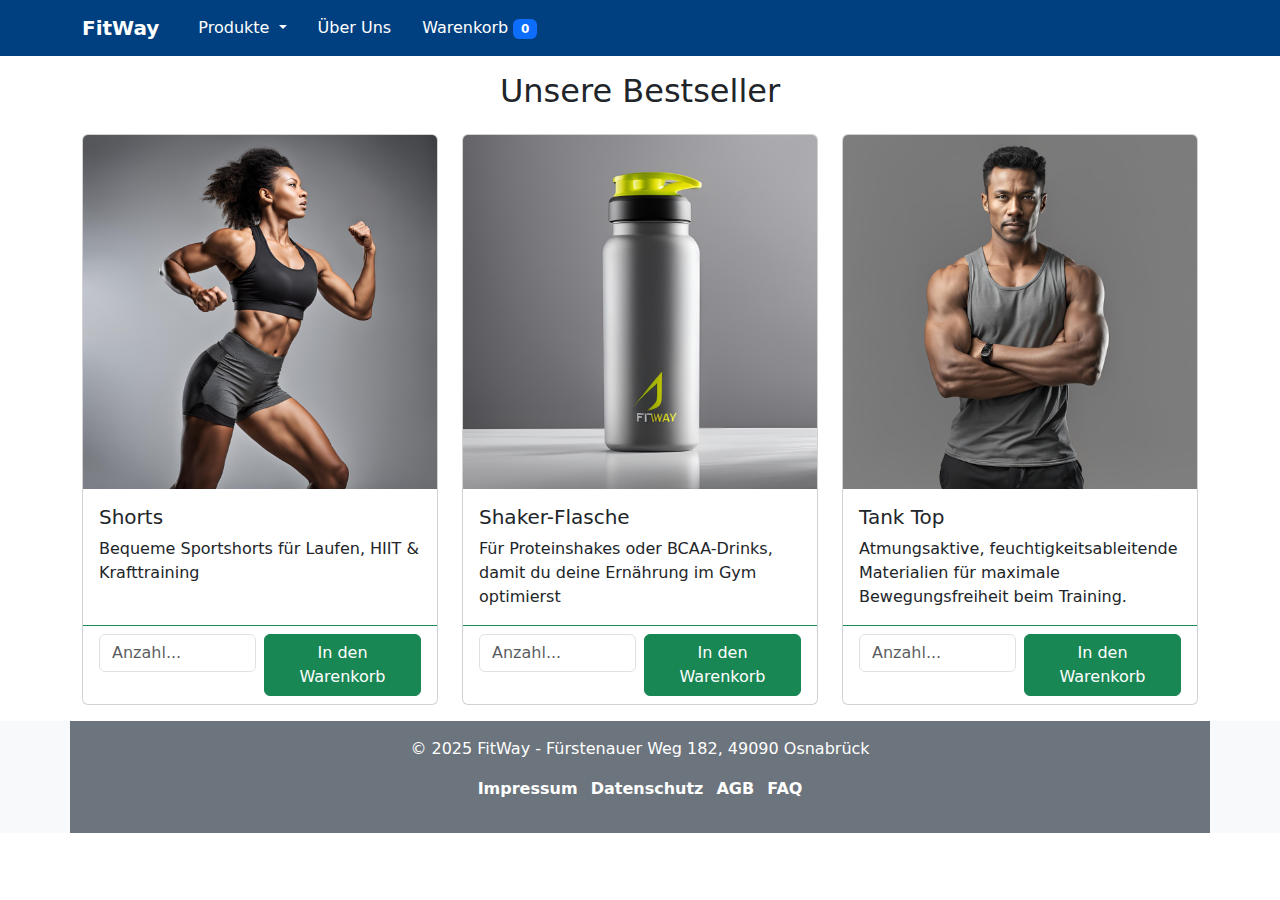
<file: index.html>
<!doctype html>
<html lang="de">
<head>
    <meta charset="utf-8">
    <meta name="viewport" content="width=device-width, initial-scale=1">
    <title>FitWay</title>
    <link href="https://cdn.jsdelivr.net/npm/bootstrap@5.3.3/dist/css/bootstrap.min.css" rel="stylesheet" integrity="sha384-QWTKZyjpPEjISv5WaRU9OFeRpok6YctnYmDr5pNlyT2bRjXh0JMhjY6hW+ALEwIH" crossorigin="anonymous">
    <link rel="stylesheet" href="css/styles.css">

</head>

<!-- Header -->
<body>
<div class="container-fluid p-0">
    <nav class="navbar navbar-expand-lg bg-body-tertiary">
        <div class="container">
            <a class="navbar-brand" href="./index.html">FitWay</a>
            <button class="navbar-toggler" type="button" data-bs-toggle="collapse" data-bs-target="#navbarSupportedContent" aria-controls="navbarSupportedContent" aria-expanded="false" aria-label="Toggle navigation">
                <span class="navbar-toggler-icon"></span>
            </button>
            <div class="collapse navbar-collapse" id="navbarSupportedContent">
                <ul class="navbar-nav me-auto mb-2 mb-lg-0">
                    <li class="nav-item">
                    </li>
                    <li class="nav-item dropdown">
                        <a class="nav-link dropdown-toggle" href="" role="button" data-bs-toggle="dropdown" aria-expanded="false">
                            Produkte
                        </a>
                        <ul class="dropdown-menu">
                            <li><a class="dropdown-item" href="produkte_damen.html">Damen</a></li>
                            <li><a class="dropdown-item" href="produkte_herren.html">Herren</a></li>
                            <li><a class="dropdown-item" href="produkte_accessoires.html">Assecoires</a></li>
                            <li>
                        </ul>
                    <li class="nav-item"><a class="nav-link" href="inhalt_ueber_uns.html">Über Uns</a></li>
                    <li class="nav-item">
                        <a class="nav-link position-relative" href="warenkorb.html">Warenkorb <span class="badge text-bg-primary" id="cart_amount">0</span></a>
                    </li>
                </ul>
            </div>
        </div>
    </nav>
</div>

    <!-- Hauptinhalt -->
<section class="container">
    <div class="row">
        <div class="col-12 pt-3 pb-3">
            <!--  Überschrift -->
            <h2 class="text-center mb-4">Unsere Bestseller</h2>
            <div class="row row-cols-1 row-cols-md-3 g-4">

                <!-- Produkt 1 -->
                <div class="col">
                    <article class="card h-100" data-id="11" data-articlenumber="2444" data-articlename="Shorts" data-price="20,99">
                        <img src="images/Shorts.png" class="card-img-top" alt="...">
                        <div class="card-body">
                            <h5 class="card-title">Shorts
                            </h5>
                            <p class="card-text">Bequeme Sportshorts für Laufen, HIIT & Krafttraining</p></div>
                        <div class="card-footer bg-transparent border-success">
                            <div class="row gx-2">
                                <div class="col-lg-6 col-sm-12 mb-2">
                                    <input type="text" class="form-control amount" placeholder="Anzahl..."></div>
                                <div class="col-lg-6 col-sm-12">
                                    <button type="submit" class="btn btn-success text-center w-100 buy-button">In den Warenkorb</button>
                                </div>
                            </div>
                        </div>
                    </article>
                </div>

                <!-- Produkt 2 -->
                <div class="col">
                    <article class="card h-100" data-id="6" data-articlenumber="2444" data-articlename="Shaker-Flasche " data-price="9.99">
                        <img src="images/Shaker.png" class="card-img-top" alt="...">
                        <div class="card-body">
                            <h5 class="card-title">Shaker-Flasche</h5>
                            <p class="card-text">Für Proteinshakes oder BCAA-Drinks, damit du deine Ernährung im Gym optimierst</p></div>
                        <div class="card-footer bg-transparent border-success">
                            <div class="row gx-2">
                                <div class="col-lg-6 col-sm-12 mb-2">
                                    <input type="text" class="form-control amount" placeholder="Anzahl..."></div>
                                <div class="col-lg-6 col-sm-12">
                                    <button type="submit" class="btn btn-success text-center w-100 buy-button">In den Warenkorb</button>
                                </div>
                            </div>
                        </div>
                    </article>
                </div>

                <!-- Produkt 3 -->
                <div class="col">
                    <article class="card h-100" data-id="4" data-articlenumber="2443" data-articlename="Tank Top" data-price="29.99">
                        <img src="images/TankTop%20Herren.png" class="card-img-top" alt="...">
                        <div class="card-body">
                            <h5 class="card-title">Tank Top</h5>
                            <p class="card-text">Atmungsaktive, feuchtigkeitsableitende Materialien für maximale Bewegungsfreiheit beim Training.</p></div>
                        <div class="card-footer bg-transparent border-success">
                            <div class="row gx-2">
                                <div class="col-lg-6 col-sm-12 mb-2">
                                    <input type="text" class="form-control amount" placeholder="Anzahl..."></div>
                                <div class="col-lg-6 col-sm-12">
                                    <button type="submit" class="btn btn-success text-center w-100 buy-button">In den Warenkorb</button>
                                </div>
                            </div>
                        </div>
                    </article>
                </div>
            </div>
        </div>
    </div>
</section>

<!-- Footer -->
<div class="container-fluid bg-light">
    <footer class="container text-center py-3">
        <p>&copy; 2025 FitWay - Fürstenauer Weg 182, 49090 Osnabrück</p>
        <ul class="list-inline">
            <li class="list-inline-item"><a href="impressum.html">Impressum</a></li>
            <li class="list-inline-item"><a href="datenschutz.html">Datenschutz</a></li>
            <li class="list-inline-item"><a href="agb.html">AGB</a></li>
            <li class="list-inline-item"><a href="faq.html">FAQ</a></li>

        </ul>
    </footer>
</div>

<!-- Bootstrap, Animation, Partikel, Script verlinkt -->
<script src="https://cdn.jsdelivr.net/npm/bootstrap@5.3.3/dist/js/bootstrap.bundle.min.js" integrity="sha384-YvpcrYf0tY3lHB60NNkmXc5s9fDVZLESaAA55NDzOxhy9GkcIdslK1eN7N6jIeHz" crossorigin="anonymous"></script>
<script src="https://code.jquery.com/jquery-3.7.1.min.js"
        integrity="sha256-/JqT3SQfawRcv/BIHPThkBvs0OEvtFFmqPF/lYI/Cxo="
        crossorigin="anonymous"></script>
<script src="js/script.js"></script>
</body>
</html>
</file>
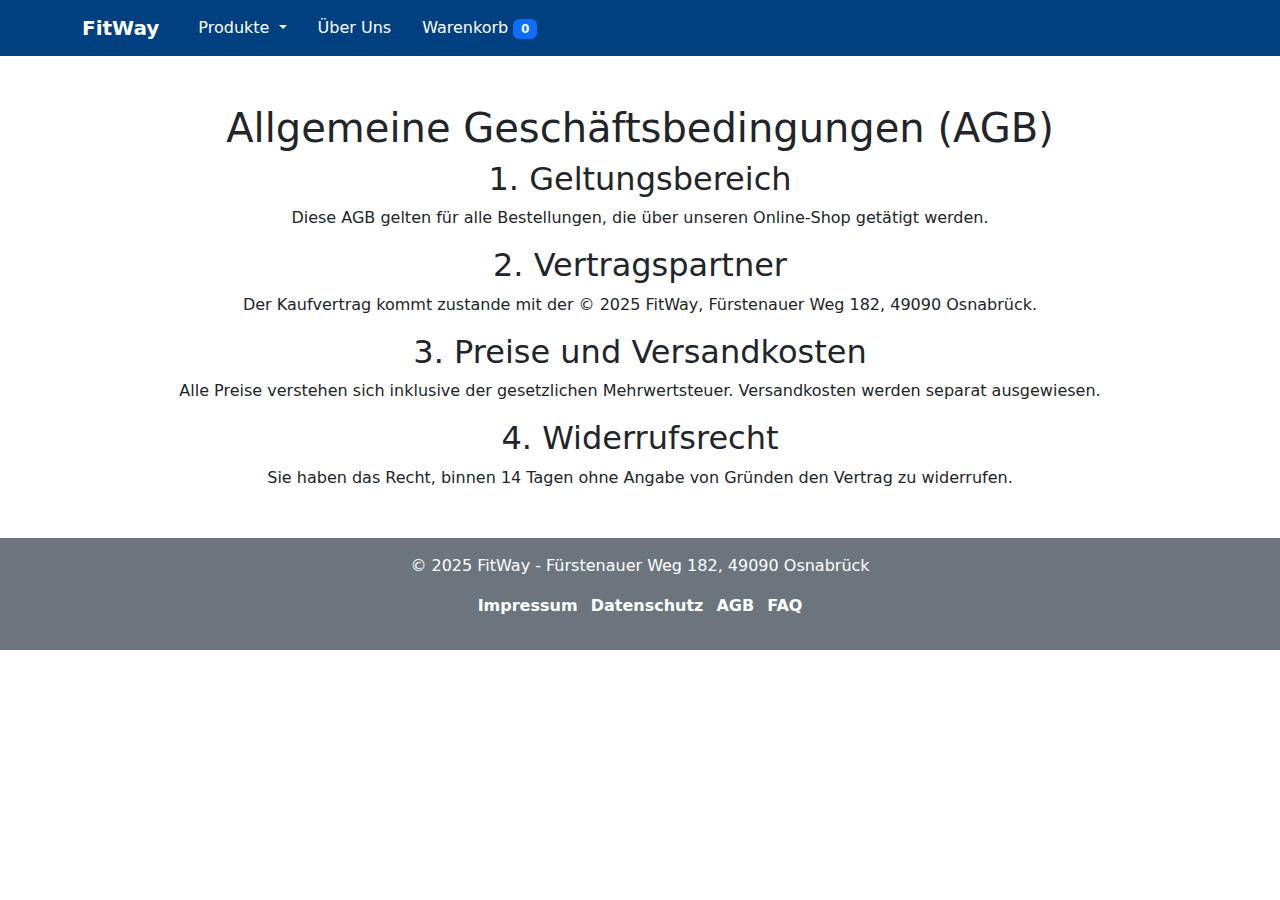
<file: agb.html>
<!doctype html>
<html lang="de">
<head>
    <meta charset="utf-8">
    <meta name="viewport" content="width=device-width, initial-scale=1">
    <title>AGB</title>
    <link href="https://cdn.jsdelivr.net/npm/bootstrap@5.3.3/dist/css/bootstrap.min.css" rel="stylesheet" integrity="sha384-QWTKZyjpPEjISv5WaRU9OFeRpok6YctnYmDr5pNlyT2bRjXh0JMhjY6hW+ALEwIH" crossorigin="anonymous">
    <link rel="stylesheet" href="css/styles.css">
</head>

<!-- Header -->
<body>
<div class="container-fluid p-0">
    <nav class="navbar navbar-expand-lg bg-body-tertiary">
        <div class="container">
            <a class="navbar-brand" href="index.html">FitWay</a>
            <button class="navbar-toggler" type="button" data-bs-toggle="collapse" data-bs-target="#navbarSupportedContent" aria-controls="navbarSupportedContent" aria-expanded="false" aria-label="Toggle navigation">
                <span class="navbar-toggler-icon"></span>
            </button>
            <div class="collapse navbar-collapse" id="navbarSupportedContent">
                <ul class="navbar-nav me-auto mb-2 mb-lg-0">
                    <li class="nav-item">
                    </li>
                    <li class="nav-item dropdown">
                        <a class="nav-link dropdown-toggle" href="" role="button" data-bs-toggle="dropdown" aria-expanded="false">
                            Produkte
                        </a>
                        <ul class="dropdown-menu">
                            <li><a class="dropdown-item" href="produkte_damen.html">Damen</a></li>
                            <li><a class="dropdown-item" href="produkte_herren.html">Herren</a></li>
                            <li><a class="dropdown-item" href="produkte_accessoires.html">Assecoires</a></li>
                            <li>
                        </ul>
                    <li class="nav-item"><a class="nav-link" href="inhalt_ueber_uns.html">Über Uns</a></li>
                    <li class="nav-item">
                        <a class="nav-link position-relative" href="warenkorb.html">Warenkorb <span class="badge text-bg-primary" id="cart_amount" >0</span></a>
                    </li>
                </ul>
            </div>
        </div>
    </nav>
</div>

<!-- Hauptinhalt -->
<div class="container text-center my-5">
    <h1>Allgemeine Geschäftsbedingungen (AGB)</h1>
    <h2>1. Geltungsbereich</h2>
    <p>Diese AGB gelten für alle Bestellungen, die über unseren Online-Shop getätigt werden.</p>
    <h2>2. Vertragspartner</h2>
    <p>Der Kaufvertrag kommt zustande mit der &copy; 2025 FitWay, Fürstenauer Weg 182, 49090 Osnabrück.</p>
    <h2>3. Preise und Versandkosten</h2>
    <p>Alle Preise verstehen sich inklusive der gesetzlichen Mehrwertsteuer. Versandkosten werden separat ausgewiesen.</p>
    <h2>4. Widerrufsrecht</h2>
    <p>Sie haben das Recht, binnen 14 Tagen ohne Angabe von Gründen den Vertrag zu widerrufen.</p>
</div>

<!-- Footer -->
<footer class="container-fluid text-center py-3">
    <p>&copy; 2025 FitWay - Fürstenauer Weg 182, 49090 Osnabrück</p>
    <ul class="list-inline">
        <li class="list-inline-item"><a href="impressum.html">Impressum</a></li>
        <li class="list-inline-item"><a href="datenschutz.html">Datenschutz</a></li>
        <li class="list-inline-item"><a href="agb.html">AGB</a></li>
        <li class="list-inline-item"><a href="faq.html">FAQ</a></li>
    </ul>
</footer>

<!-- Bootstrap, Animation, Partikel, Script verlinkt -->
<script src="https://cdn.jsdelivr.net/npm/bootstrap@5.3.3/dist/js/bootstrap.bundle.min.js" integrity="sha384-YvpcrYf0tY3lHB60NNkmXc5s9fDVZLESaAA55NDzOxhy9GkcIdslK1eN7N6jIeHz" crossorigin="anonymous"></script>
<script src="https://code.jquery.com/jquery-3.7.1.min.js"
        integrity="sha256-/JqT3SQfawRcv/BIHPThkBvs0OEvtFFmqPF/lYI/Cxo="
        crossorigin="anonymous"></script>
<script src="js/script.js"></script>
</body>
</html>
</file>
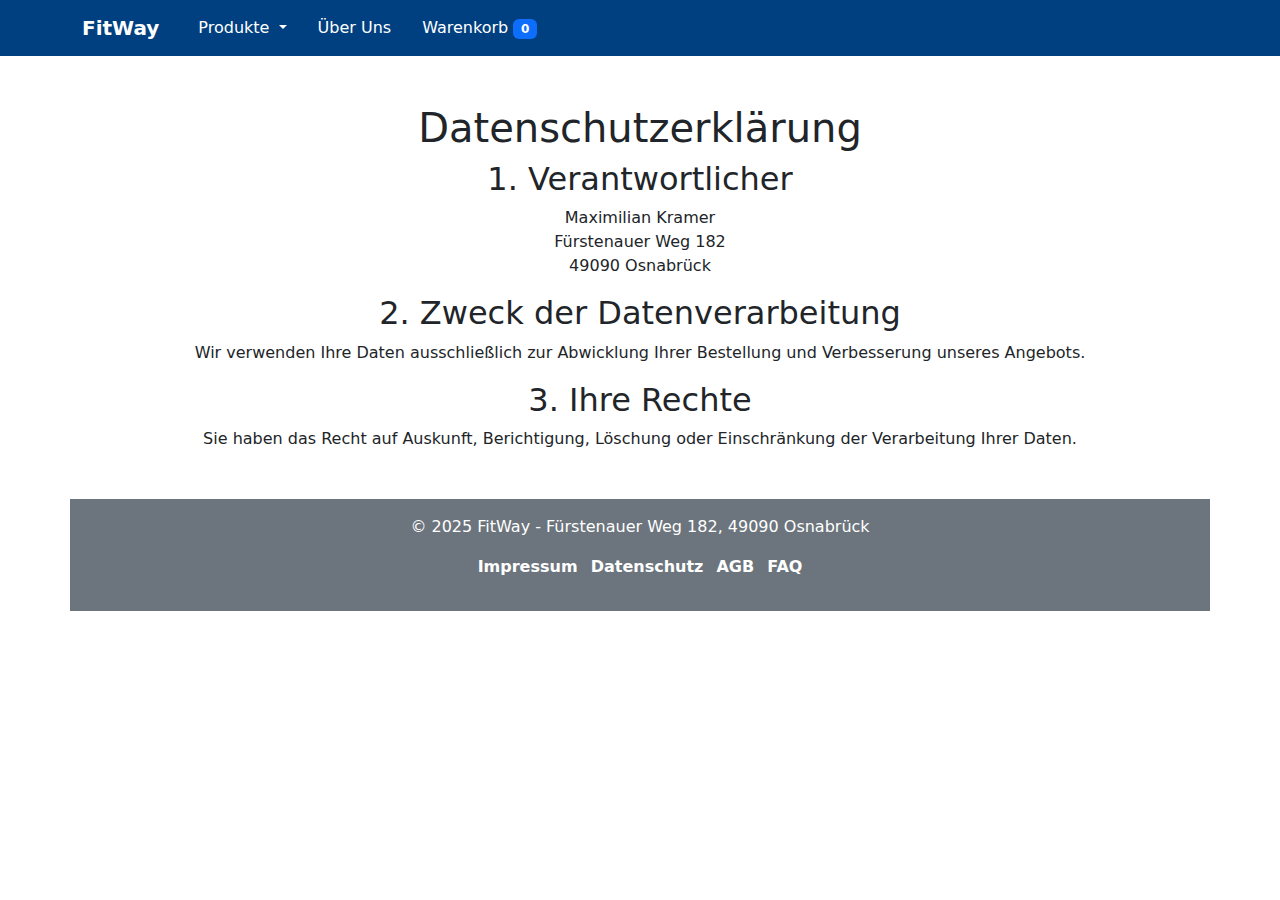
<file: datenschutz.html>
<!doctype html>
<html lang="de">
<head>
  <meta charset="utf-8">
  <meta name="viewport" content="width=device-width, initial-scale=1">
  <title>Datenschutz</title>
  <link href="https://cdn.jsdelivr.net/npm/bootstrap@5.3.3/dist/css/bootstrap.min.css" rel="stylesheet" integrity="sha384-QWTKZyjpPEjISv5WaRU9OFeRpok6YctnYmDr5pNlyT2bRjXh0JMhjY6hW+ALEwIH" crossorigin="anonymous">
  <link rel="stylesheet" href="css/styles.css">
</head>

<!-- Header -->
<body>
<div class="container-fluid p-0">
  <nav class="navbar navbar-expand-lg bg-body-tertiary">
    <div class="container">
      <a class="navbar-brand" href="index.html">FitWay</a>
      <button class="navbar-toggler" type="button" data-bs-toggle="collapse" data-bs-target="#navbarSupportedContent" aria-controls="navbarSupportedContent" aria-expanded="false" aria-label="Toggle navigation">
        <span class="navbar-toggler-icon"></span>
      </button>
      <div class="collapse navbar-collapse" id="navbarSupportedContent">
        <ul class="navbar-nav me-auto mb-2 mb-lg-0">
          <li class="nav-item">
          </li>
          <li class="nav-item dropdown">
            <a class="nav-link dropdown-toggle" href="" role="button" data-bs-toggle="dropdown" aria-expanded="false">
              Produkte
            </a>
            <ul class="dropdown-menu">
              <li><a class="dropdown-item" href="produkte_damen.html">Damen</a></li>
              <li><a class="dropdown-item" href="produkte_herren.html">Herren</a></li>
              <li><a class="dropdown-item" href="produkte_accessoires.html">Assecoires</a></li>
              <li>
            </ul>
          <li class="nav-item"><a class="nav-link" href="inhalt_ueber_uns.html">Über Uns</a></li>
          <li class="nav-item">
            <a class="nav-link position-relative" href="warenkorb.html">Warenkorb <span class="badge text-bg-primary" id="cart_amount">0</span></a>
          </li>
        </ul>
      </div>
    </div>
  </nav>
</div>

<!-- Hauptinhalt -->
<div class="container text-center my-5">
  <h1>Datenschutzerklärung</h1>
  <h2>1. Verantwortlicher</h2>
  <p>Maximilian Kramer<br>
    Fürstenauer Weg 182<br>
    49090 Osnabrück</p>
  <h2>2. Zweck der Datenverarbeitung</h2>
  <p>Wir verwenden Ihre Daten ausschließlich zur Abwicklung Ihrer Bestellung und Verbesserung unseres Angebots.</p>
  <h2>3. Ihre Rechte</h2>
  <p>Sie haben das Recht auf Auskunft, Berichtigung, Löschung oder Einschränkung der Verarbeitung Ihrer Daten.</p>
</div>

<!-- Footer -->
  <footer class="container text-center py-3">
    <p>&copy; 2025 FitWay - Fürstenauer Weg 182, 49090 Osnabrück</p>
    <ul class="list-inline">
      <li class="list-inline-item"><a href="impressum.html">Impressum</a></li>
      <li class="list-inline-item"><a href="datenschutz.html">Datenschutz</a></li>
      <li class="list-inline-item"><a href="agb.html">AGB</a></li>
      <li class="list-inline-item"><a href="faq.html">FAQ</a></li>

    </ul>
  </footer>

<!-- Bootstrap, Animation, Partikel, Script verlinlt -->
<script src="https://cdn.jsdelivr.net/npm/bootstrap@5.3.3/dist/js/bootstrap.bundle.min.js" integrity="sha384-YvpcrYf0tY3lHB60NNkmXc5s9fDVZLESaAA55NDzOxhy9GkcIdslK1eN7N6jIeHz" crossorigin="anonymous"></script>
<script src="https://code.jquery.com/jquery-3.7.1.min.js"
        integrity="sha256-/JqT3SQfawRcv/BIHPThkBvs0OEvtFFmqPF/lYI/Cxo="
        crossorigin="anonymous"></script>
<script src="js/script.js"></script>
</body>
</html>
</file>
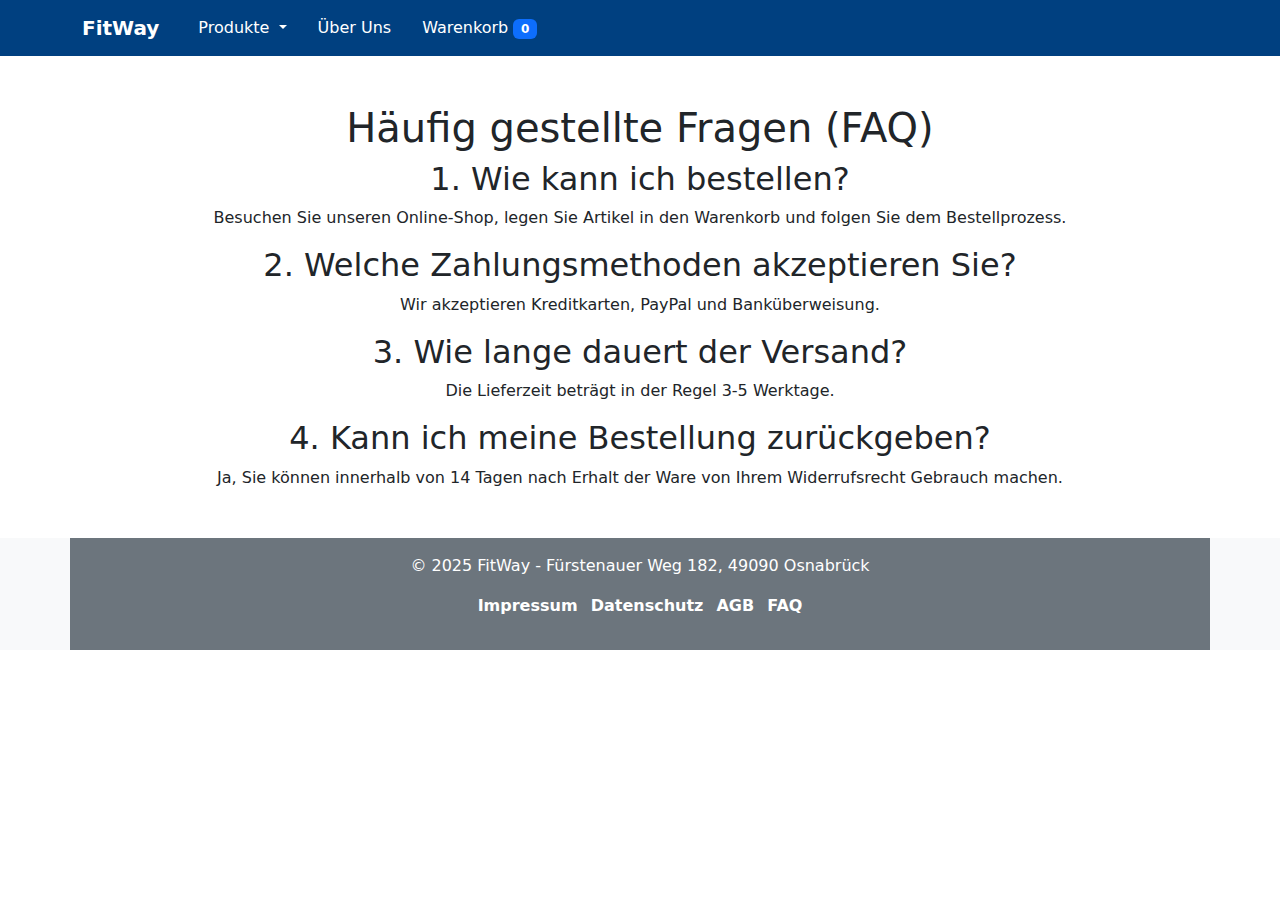
<file: faq.html>
<!doctype html>
<html lang="de">
<head>
  <meta charset="utf-8">
  <meta name="viewport" content="width=device-width, initial-scale=1">
  <title>faq</title>
  <link href="https://cdn.jsdelivr.net/npm/bootstrap@5.3.3/dist/css/bootstrap.min.css" rel="stylesheet" integrity="sha384-QWTKZyjpPEjISv5WaRU9OFeRpok6YctnYmDr5pNlyT2bRjXh0JMhjY6hW+ALEwIH" crossorigin="anonymous">
  <link rel="stylesheet" href="css/styles.css">

</head>

<!-- Header -->
<body>
<div class="container-fluid p-0">
  <nav class="navbar navbar-expand-lg bg-body-tertiary">
    <div class="container">
      <a class="navbar-brand" href="index.html">FitWay</a>
      <button class="navbar-toggler" type="button" data-bs-toggle="collapse" data-bs-target="#navbarSupportedContent" aria-controls="navbarSupportedContent" aria-expanded="false" aria-label="Toggle navigation">
        <span class="navbar-toggler-icon"></span>
      </button>
      <div class="collapse navbar-collapse" id="navbarSupportedContent">
        <ul class="navbar-nav me-auto mb-2 mb-lg-0">
          <li class="nav-item">
          </li>
          <li class="nav-item dropdown">
            <a class="nav-link dropdown-toggle" href="" role="button" data-bs-toggle="dropdown" aria-expanded="false">
              Produkte
            </a>
            <ul class="dropdown-menu">
              <li><a class="dropdown-item" href="produkte_damen.html">Damen</a></li>
              <li><a class="dropdown-item" href="produkte_herren.html">Herren</a></li>
              <li><a class="dropdown-item" href="produkte_accessoires.html">Assecoires</a></li>
              <li>
            </ul>
          <li class="nav-item"><a class="nav-link" href="inhalt_ueber_uns.html">Über Uns</a></li>
          <li class="nav-item">
            <a class="nav-link position-relative" href="warenkorb.html">Warenkorb <span class="badge text-bg-primary" id="cart_amount">0</span></a>
          </li>
        </ul>
      </div>
    </div>
  </nav>
</div>

<!-- Hauptinhalt -->
<div class="container text-center my-5">
  <h1>Häufig gestellte Fragen (FAQ)</h1>
  <h2>1. Wie kann ich bestellen?</h2>
  <p>Besuchen Sie unseren Online-Shop, legen Sie Artikel in den Warenkorb und folgen Sie dem Bestellprozess.</p>
  <h2>2. Welche Zahlungsmethoden akzeptieren Sie?</h2>
  <p>Wir akzeptieren Kreditkarten, PayPal und Banküberweisung.</p>
  <h2>3. Wie lange dauert der Versand?</h2>
  <p>Die Lieferzeit beträgt in der Regel 3-5 Werktage.</p>
  <h2>4. Kann ich meine Bestellung zurückgeben?</h2>
  <p>Ja, Sie können innerhalb von 14 Tagen nach Erhalt der Ware von Ihrem Widerrufsrecht Gebrauch machen.</p>
</div>

<!-- Footer -->
<div class="container-fluid bg-light">
  <footer class="container text-center py-3">
    <p>&copy; 2025 FitWay - Fürstenauer Weg 182, 49090 Osnabrück</p>
    <ul class="list-inline">
      <li class="list-inline-item"><a href="impressum.html">Impressum</a></li>
      <li class="list-inline-item"><a href="datenschutz.html">Datenschutz</a></li>
      <li class="list-inline-item"><a href="agb.html">AGB</a></li>
      <li class="list-inline-item"><a href="faq.html">FAQ</a></li>

    </ul>
  </footer>
</div>

<!-- Bootstrap, Animation, Partikel, Script verlinkt -->
<script src="https://cdn.jsdelivr.net/npm/bootstrap@5.3.3/dist/js/bootstrap.bundle.min.js" integrity="sha384-YvpcrYf0tY3lHB60NNkmXc5s9fDVZLESaAA55NDzOxhy9GkcIdslK1eN7N6jIeHz" crossorigin="anonymous"></script>
<script src="https://code.jquery.com/jquery-3.7.1.min.js"
        integrity="sha256-/JqT3SQfawRcv/BIHPThkBvs0OEvtFFmqPF/lYI/Cxo="
        crossorigin="anonymous"></script>
<script src="js/script.js"></script>
</body>
</html>
</file>
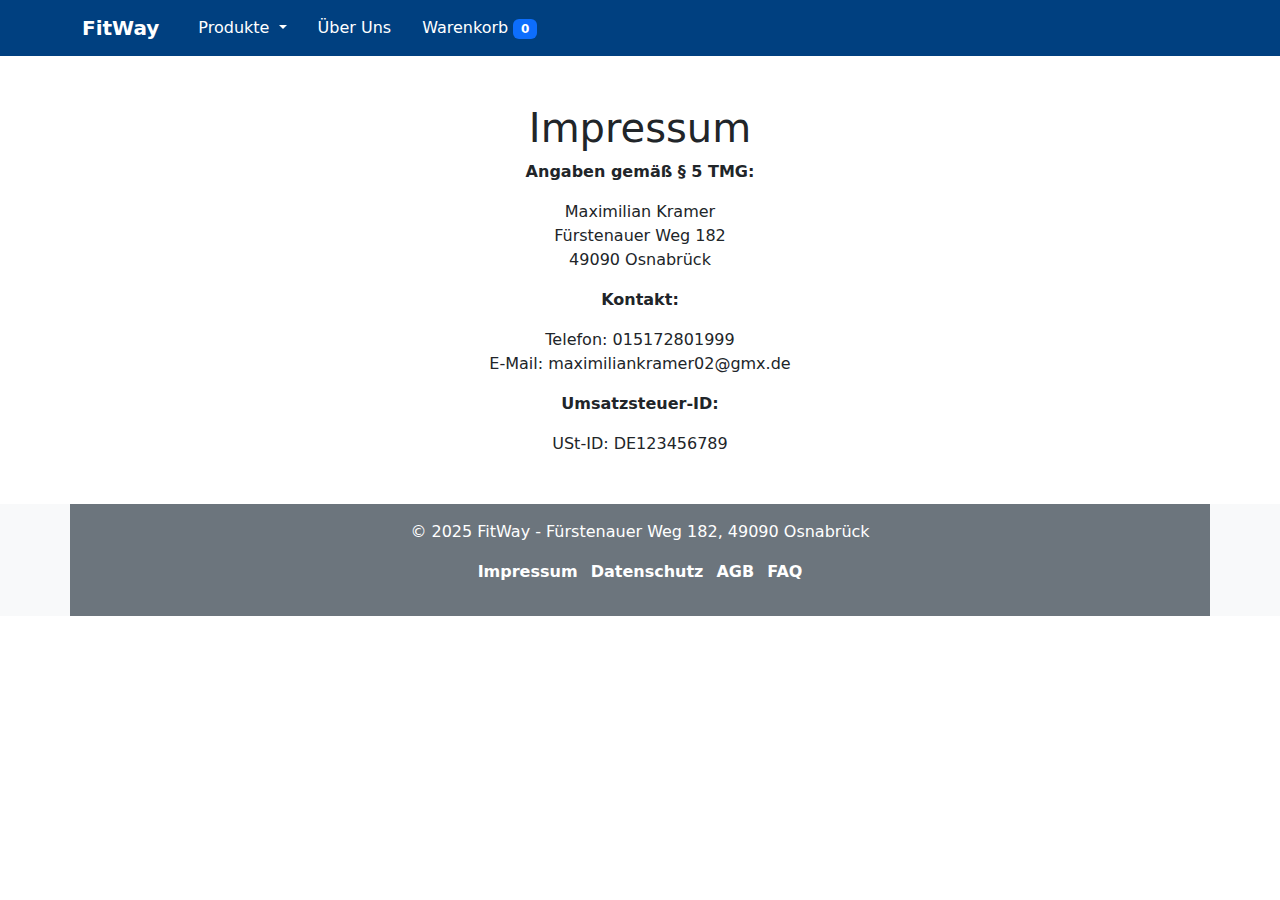
<file: impressum.html>
<!doctype html>
<html lang="de">
<head>
    <meta charset="utf-8">
    <meta name="viewport" content="width=device-width, initial-scale=1">
    <title>Impressum</title>
    <link href="https://cdn.jsdelivr.net/npm/bootstrap@5.3.3/dist/css/bootstrap.min.css" rel="stylesheet" integrity="sha384-QWTKZyjpPEjISv5WaRU9OFeRpok6YctnYmDr5pNlyT2bRjXh0JMhjY6hW+ALEwIH" crossorigin="anonymous">
    <link rel="stylesheet" href="css/styles.css">

</head>

<body>
<div class="container-fluid p-0">
    <nav class="navbar navbar-expand-lg bg-body-tertiary">
        <div class="container">
            <a class="navbar-brand" href="index.html">FitWay</a>
            <button class="navbar-toggler" type="button" data-bs-toggle="collapse" data-bs-target="#navbarSupportedContent" aria-controls="navbarSupportedContent" aria-expanded="false" aria-label="Toggle navigation">
                <span class="navbar-toggler-icon"></span>
            </button>
            <div class="collapse navbar-collapse" id="navbarSupportedContent">
                <ul class="navbar-nav me-auto mb-2 mb-lg-0">
                    <li class="nav-item">
                    </li>
                    <li class="nav-item dropdown">
                        <a class="nav-link dropdown-toggle" href="" role="button" data-bs-toggle="dropdown" aria-expanded="false">
                            Produkte
                        </a>
                        <ul class="dropdown-menu">
                            <li><a class="dropdown-item" href="produkte_damen.html">Damen</a></li>
                            <li><a class="dropdown-item" href="produkte_herren.html">Herren</a></li>
                            <li><a class="dropdown-item" href="produkte_accessoires.html">Assecoires</a></li>
                            <li>
                        </ul>
                    <li class="nav-item"><a class="nav-link" href="inhalt_ueber_uns.html">Über Uns</a></li>
                    <li class="nav-item">
                        <a class="nav-link position-relative" href="warenkorb.html">Warenkorb <span class="badge text-bg-primary" id="cart_amount">0</span></a>
                    </li>
                </ul>
            </div>
        </div>
    </nav>
</div>

<!-- Hauptinhalt -->
<div class="container text-center my-5">
    <h1>Impressum</h1>
    <p><strong>Angaben gemäß § 5 TMG:</strong></p>
    <p>Maximilian Kramer<br>
        Fürstenauer Weg 182<br>
        49090 Osnabrück</p>
    <p><strong>Kontakt:</strong></p>
    <p>Telefon: 015172801999<br>
        E-Mail: maximiliankramer02@gmx.de</p>
    <p><strong>Umsatzsteuer-ID:</strong></p>
    <p>USt-ID: DE123456789</p>
</div>

<!-- Footer -->
<div class="container-fluid bg-light">
    <footer class="container text-center py-3">
        <p>&copy; 2025 FitWay - Fürstenauer Weg 182, 49090 Osnabrück</p>
        <ul class="list-inline">
            <li class="list-inline-item"><a href="impressum.html">Impressum</a></li>
            <li class="list-inline-item"><a href="datenschutz.html">Datenschutz</a></li>
            <li class="list-inline-item"><a href="agb.html">AGB</a></li>
            <li class="list-inline-item"><a href="faq.html">FAQ</a></li>
        </ul>
    </footer>
</div>

<!-- Bootstrap, Animation, Partikel, Script verlinkt -->
<script src="https://cdn.jsdelivr.net/npm/bootstrap@5.3.3/dist/js/bootstrap.bundle.min.js" integrity="sha384-YvpcrYf0tY3lHB60NNkmXc5s9fDVZLESaAA55NDzOxhy9GkcIdslK1eN7N6jIeHz" crossorigin="anonymous"></script>
<script src="https://code.jquery.com/jquery-3.7.1.min.js"
        integrity="sha256-/JqT3SQfawRcv/BIHPThkBvs0OEvtFFmqPF/lYI/Cxo="
        crossorigin="anonymous"></script>
<script src="js/script.js"></script>
</body>
</html>
</file>
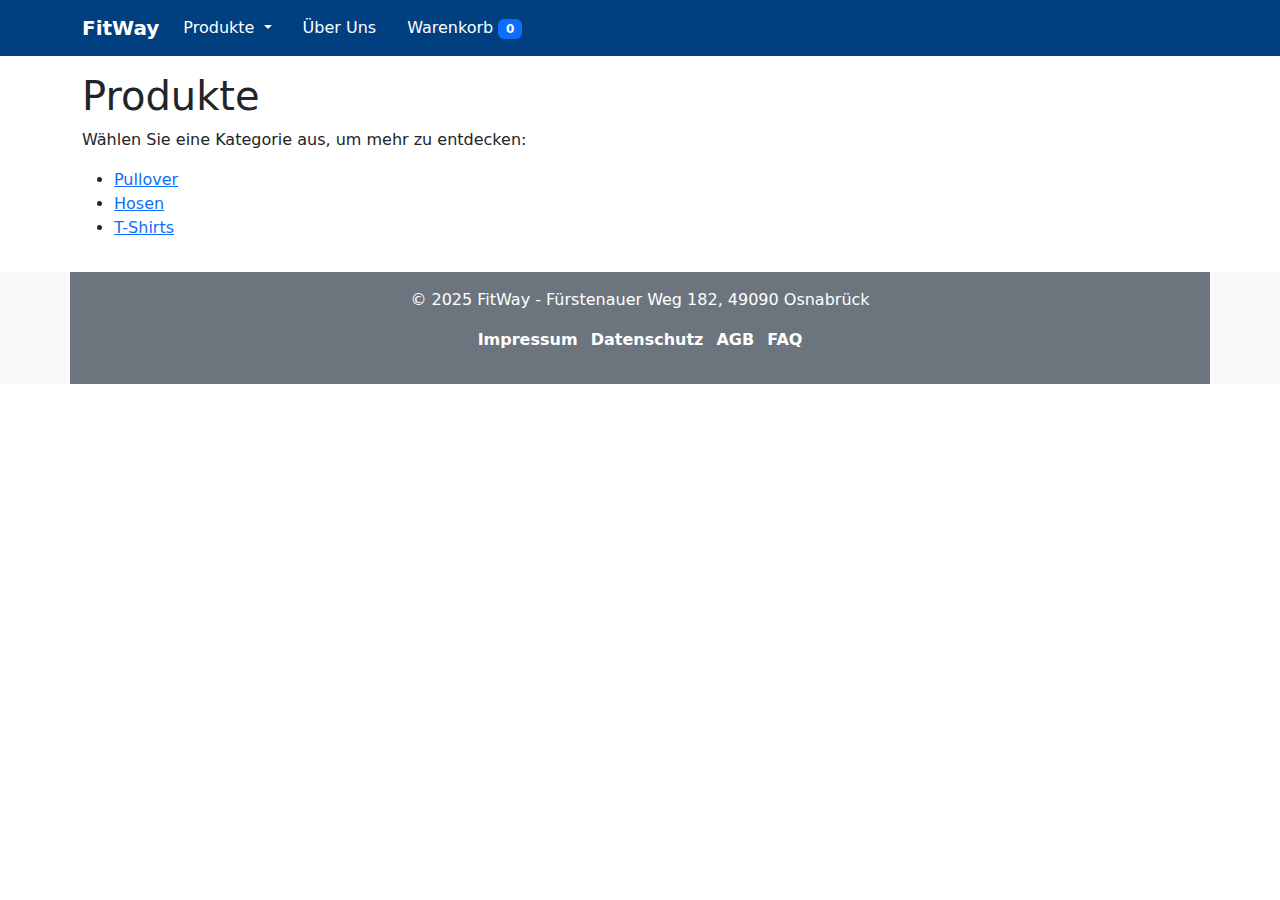
<file: inhalt_produkte.html>
<!doctype html>
<html lang="de">
<head>
    <meta charset="utf-8">
    <meta name="viewport" content="width=device-width, initial-scale=1">
    <title>FitWay</title>
    <link href="https://cdn.jsdelivr.net/npm/bootstrap@5.3.3/dist/css/bootstrap.min.css" rel="stylesheet" integrity="sha384-QWTKZyjpPEjISv5WaRU9OFeRpok6YctnYmDr5pNlyT2bRjXh0JMhjY6hW+ALEwIH" crossorigin="anonymous">
    <link rel="stylesheet" href="css/styles.css">

</head>

  <!-- Header -->
<body>
<div class="container-fluid p-0">
  <nav class="navbar navbar-expand-lg bg-body-tertiary">
      <div class="container">
          <a class="navbar-brand" href="inhalt_FitWay.html">FitWay</a>
          <button class="navbar-toggler" type="button" data-bs-toggle="collapse" data-bs-target="#navbarSupportedContent" aria-controls="navbarSupportedContent" aria-expanded="false" aria-label="Toggle navigation">
              <span class="navbar-toggler-icon"></span>
          </button>
          <div class="collapse navbar-collapse" id="navbarSupportedContent">
              <ul class="navbar-nav me-auto mb-2 mb-lg-0">
                  <li class="nav-item dropdown">
                      <a class="nav-link dropdown-toggle" href="inhalt_produkte.html" role="button" data-bs-toggle="dropdown" aria-expanded="false">
                          Produkte
                      </a>
                      <ul class="dropdown-menu">
                          <li><a class="dropdown-item" href="produkte_damen.html">Damen</a></li>
                          <li><a class="dropdown-item" href="produkte_herren.html">Herren</a></li>
                          <li><a class="dropdown-item" href="produkte_accessoires.html">Assecoires</a></li>
                      </ul>
                  </li>

                  <li class="nav-item">
                      <a class="nav-link" href="inhalt_ueber_uns.html">Über Uns</a>
                  </li>
                  <li class="nav-item">
                      <a class="nav-link" href="warenkorb.html">Warenkorb
                          <span class="badge bg-primary" id="cart-count">0</span>
                      </a>
                  </li>
              </ul>
          </div>
      </div>
  </nav>
</div>

<!-- Hauptinhalt -->
<section class="container">
  <div class="row">
      <div class="col-12 pt-3 pb-3">
          <h1>Produkte</h1>
          <p>Wählen Sie eine Kategorie aus, um mehr zu entdecken:</p>
          <ul>
              <li><a href="produkte_accessoires.html">Pullover</a></li>
              <li><a href="produkte_herren.html">Hosen</a></li>
              <li><a href="produkte_damen.html">T-Shirts</a></li>
          </ul>
      </div>
  </div>
</section>

    <!-- Footer -->
<div class="container-fluid bg-light">
    <footer class="container text-center py-3">
        <p>&copy; 2025 FitWay - Fürstenauer Weg 182, 49090 Osnabrück</p>
        <ul class="list-inline">
            <li class="list-inline-item"><a href="impressum.html">Impressum</a></li>
            <li class="list-inline-item"><a href="datenschutz.html">Datenschutz</a></li>
            <li class="list-inline-item"><a href="agb.html">AGB</a></li>
            <li class="list-inline-item"><a href="faq.html">FAQ</a></li>

        </ul>
    </footer>
</div>

<!-- Bootstrap, Animation, Partikel, Script verlinkt -->
<script src="https://cdn.jsdelivr.net/npm/bootstrap@5.3.3/dist/js/bootstrap.bundle.min.js" integrity="sha384-YvpcrYf0tY3lHB60NNkmXc5s9fDVZLESaAA55NDzOxhy9GkcIdslK1eN7N6jIeHz" crossorigin="anonymous"></script>
<script src="https://code.jquery.com/jquery-3.7.1.min.js"
        integrity="sha256-/JqT3SQfawRcv/BIHPThkBvs0OEvtFFmqPF/lYI/Cxo="
        crossorigin="anonymous"></script>
<script src="js/script.js"></script>
</body>
</html>
</file>
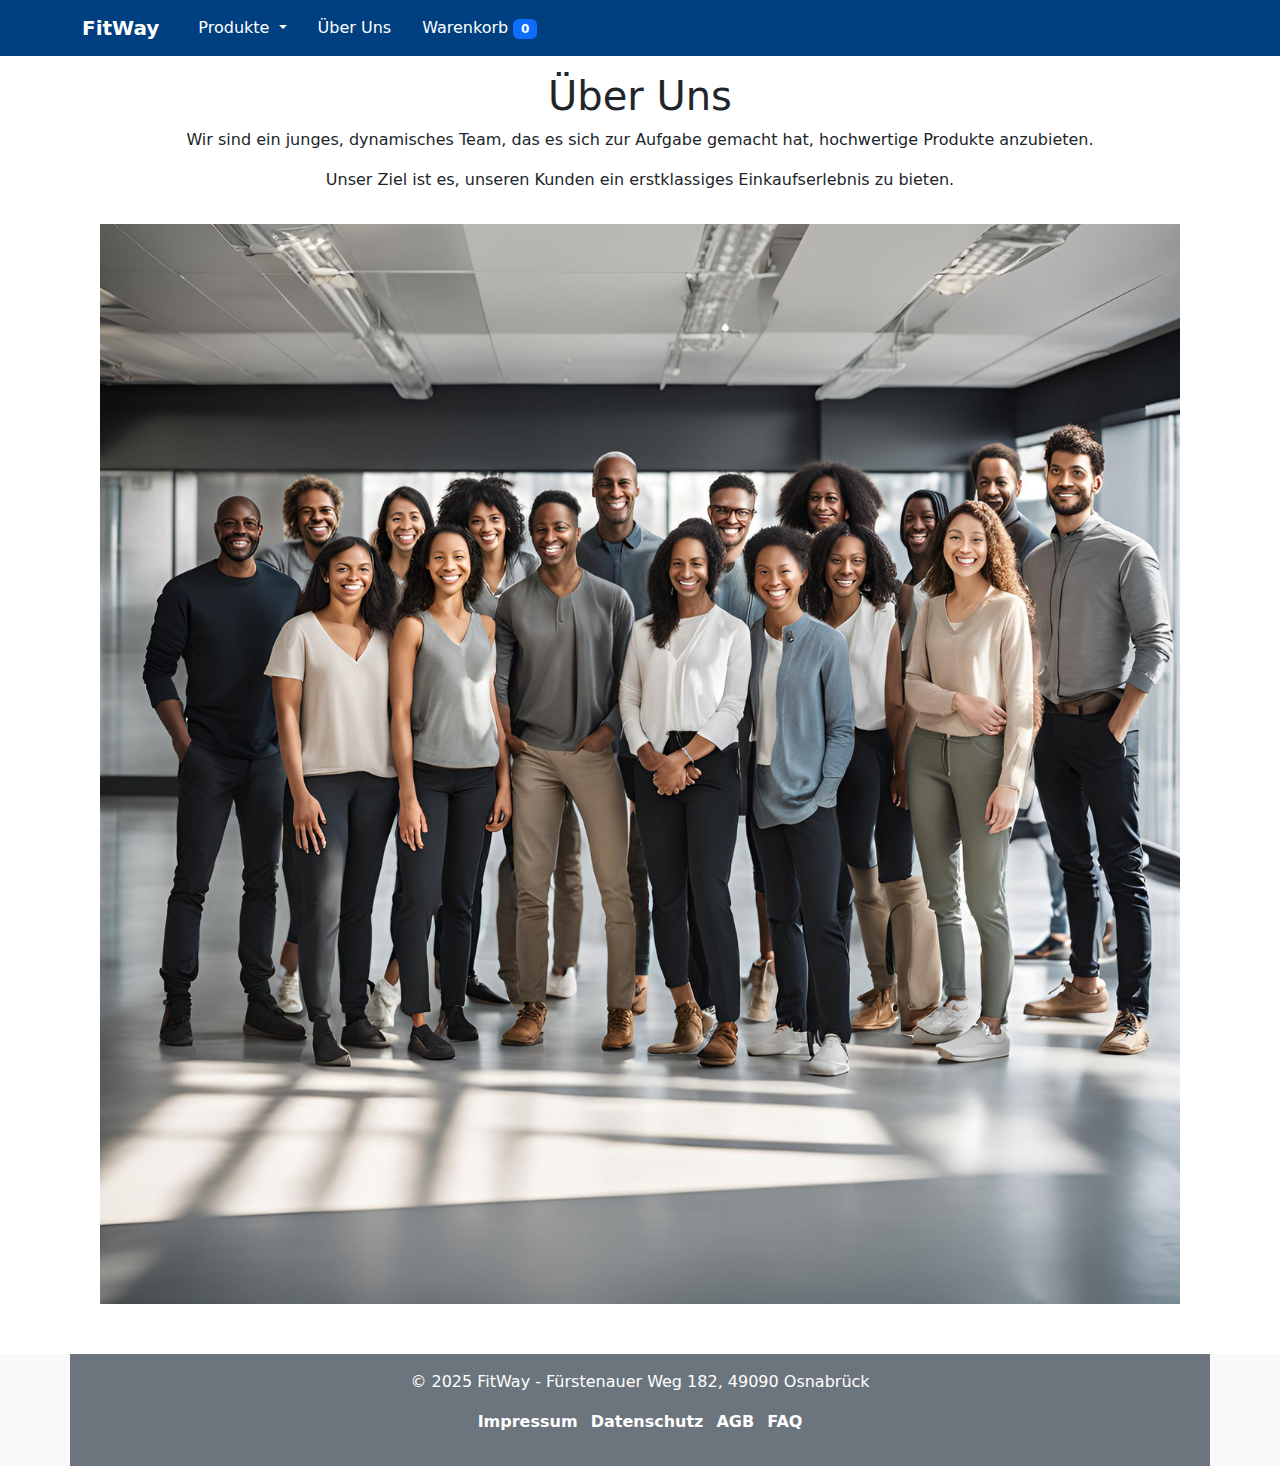
<file: inhalt_ueber_uns.html>
<!doctype html>
<html lang="de">
<head>
    <meta charset="utf-8">
    <meta name="viewport" content="width=device-width, initial-scale=1">
    <title>Über Uns</title>
    <link href="https://cdn.jsdelivr.net/npm/bootstrap@5.3.3/dist/css/bootstrap.min.css" rel="stylesheet" integrity="sha384-QWTKZyjpPEjISv5WaRU9OFeRpok6YctnYmDr5pNlyT2bRjXh0JMhjY6hW+ALEwIH" crossorigin="anonymous">
    <link rel="stylesheet" href="css/styles.css">

</head>

<!-- Header -->
<body>
<div class="container-fluid p-0">
    <nav class="navbar navbar-expand-lg bg-body-tertiary">
        <div class="container">
            <a class="navbar-brand" href="index.html">FitWay</a>
            <button class="navbar-toggler" type="button" data-bs-toggle="collapse" data-bs-target="#navbarSupportedContent" aria-controls="navbarSupportedContent" aria-expanded="false" aria-label="Toggle navigation">
                <span class="navbar-toggler-icon"></span>
            </button>
            <div class="collapse navbar-collapse" id="navbarSupportedContent">
                <ul class="navbar-nav me-auto mb-2 mb-lg-0">
                    <li class="nav-item">
                    </li>
                    <li class="nav-item dropdown">
                        <a class="nav-link dropdown-toggle" href="" role="button" data-bs-toggle="dropdown" aria-expanded="false">
                            Produkte
                        </a>
                        <ul class="dropdown-menu">
                            <li><a class="dropdown-item" href="produkte_damen.html">Damen</a></li>
                            <li><a class="dropdown-item" href="produkte_herren.html">Herren</a></li>
                            <li><a class="dropdown-item" href="produkte_accessoires.html">Assecoires</a></li>
                            <li>
                        </ul>
                    <li class="nav-item"><a class="nav-link" href="inhalt_ueber_uns.html">Über Uns</a></li>
                    <li class="nav-item">
                        <a class="nav-link position-relative" href="warenkorb.html">Warenkorb <span class="badge text-bg-primary" id="cart_amount">0</span></a>
                    </li>
                </ul>
            </div>
        </div>
    </nav>
</div>

<!-- Hauptinhalt -->
<section class="container text-center">
    <div class="row">
        <div class="col-12 pt-3 pb-3">
            <h1>Über Uns</h1>
            <p>Wir sind ein junges, dynamisches Team, das es sich zur Aufgabe gemacht hat, hochwertige Produkte anzubieten.</p>
            <p>Unser Ziel ist es, unseren Kunden ein erstklassiges Einkaufserlebnis zu bieten.</p>
        </div>
    </div>
</section>
<section id="über-uns">
    <div class="image-container">
        <img src="/images/Über_uns.png" alt="Teamfoto" class="img-fluid">
    </div>
</section>


<!-- Footer -->
<div class="container-fluid bg-light">
    <footer class="container text-center py-3">
        <p>&copy; 2025 FitWay - Fürstenauer Weg 182, 49090 Osnabrück</p>
        <ul class="list-inline">
            <li class="list-inline-item"><a href="impressum.html">Impressum</a></li>
            <li class="list-inline-item"><a href="datenschutz.html">Datenschutz</a></li>
            <li class="list-inline-item"><a href="agb.html">AGB</a></li>
            <li class="list-inline-item"><a href="faq.html">FAQ</a></li>

        </ul>
    </footer>
</div>

<!-- Bootstrap, Animation, Partikel, Script verlinkt -->
<script src="https://cdn.jsdelivr.net/npm/bootstrap@5.3.3/dist/js/bootstrap.bundle.min.js" integrity="sha384-YvpcrYf0tY3lHB60NNkmXc5s9fDVZLESaAA55NDzOxhy9GkcIdslK1eN7N6jIeHz" crossorigin="anonymous"></script>
<script src="https://code.jquery.com/jquery-3.7.1.min.js"
        integrity="sha256-/JqT3SQfawRcv/BIHPThkBvs0OEvtFFmqPF/lYI/Cxo="
        crossorigin="anonymous"></script>
<script src="js/script.js"></script>
</body>
</html>
</file>
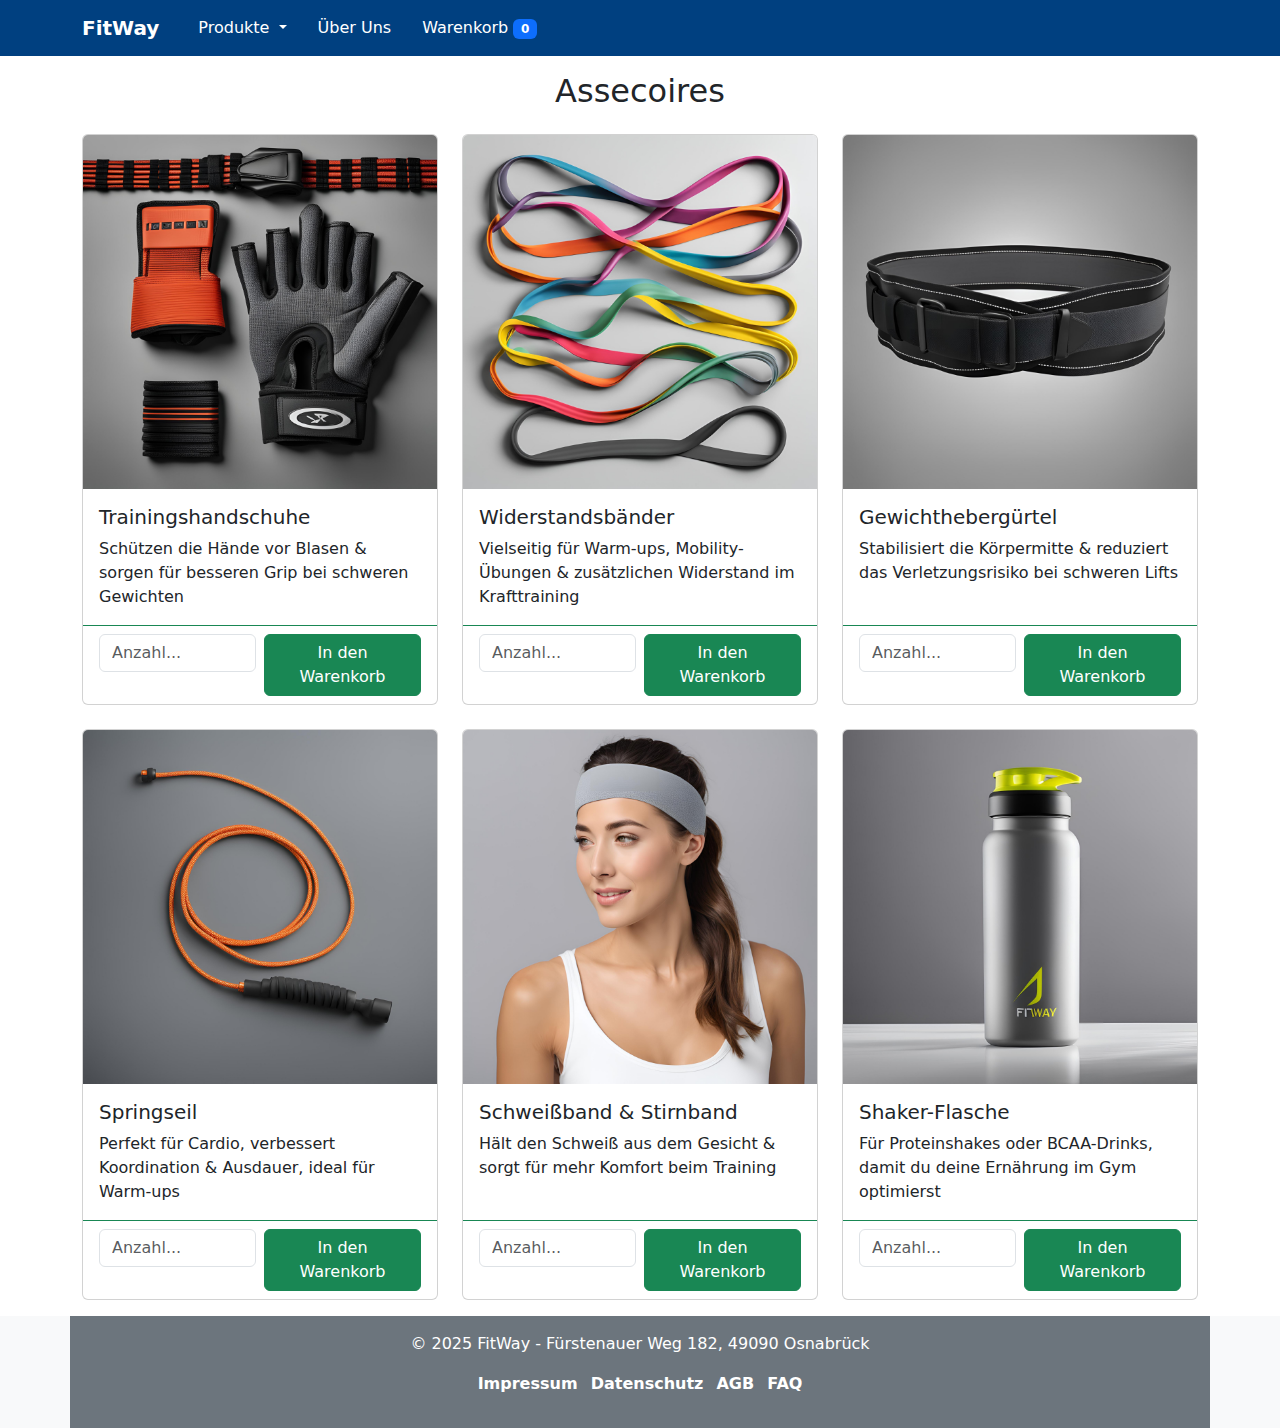
<file: produkte_accessoires.html>
<!doctype html>
<html lang="de">
<head>
    <meta charset="utf-8">
    <meta name="viewport" content="width=device-width, initial-scale=1">
    <title>assecoires</title>
    <link href="https://cdn.jsdelivr.net/npm/bootstrap@5.3.3/dist/css/bootstrap.min.css" rel="stylesheet" integrity="sha384-QWTKZyjpPEjISv5WaRU9OFeRpok6YctnYmDr5pNlyT2bRjXh0JMhjY6hW+ALEwIH" crossorigin="anonymous">
    <link rel="stylesheet" href="css/styles.css">

</head>

<!-- Header -->
<body>
<div class="container-fluid p-0">
  <nav class="navbar navbar-expand-lg bg-body-tertiary">
      <div class="container">
          <a class="navbar-brand" href="index.html">FitWay</a>
          <button class="navbar-toggler" type="button" data-bs-toggle="collapse" data-bs-target="#navbarSupportedContent" aria-controls="navbarSupportedContent" aria-expanded="false" aria-label="Toggle navigation">
              <span class="navbar-toggler-icon"></span>
          </button>
          <div class="collapse navbar-collapse" id="navbarSupportedContent">
              <ul class="navbar-nav me-auto mb-2 mb-lg-0">
                  <li class="nav-item">
                  </li>
                  <li class="nav-item dropdown">
                      <a class="nav-link dropdown-toggle" href="" role="button" data-bs-toggle="dropdown" aria-expanded="false">
                          Produkte
                      </a>
                      <ul class="dropdown-menu">
                          <li><a class="dropdown-item" href="produkte_damen.html">Damen</a></li>
                          <li><a class="dropdown-item" href="produkte_herren.html">Herren</a></li>
                          <li><a class="dropdown-item" href="produkte_accessoires.html">Assecoires</a></li>
                          <li>
                      </ul>
                  <li class="nav-item"><a class="nav-link" href="inhalt_ueber_uns.html">Über Uns</a></li>
                  <li class="nav-item">
                      <a class="nav-link position-relative" href="warenkorb.html">Warenkorb <span class="badge text-bg-primary" id="cart_amount">0</span></a>
                  </li>
              </ul>
          </div>
      </div>
  </nav>
</div>

<!-- Hauptinhalt -->
<section class="container">
    <div class="row">
        <div class="col-12 pt-3 pb-3">
            <!--  Überschrift -->
            <h2 class="text-center mb-4">Assecoires</h2>
            <div class="row row-cols-1 row-cols-md-3 g-4">

                <!-- Produkt 1 -->
                <div class="col">
                    <article class="card h-100" data-id="1" data-articlenumber="2443" data-articlename="Trainingshandschuhe" data-price="19.99">
                        <img src="images/Handschuhe.png" class="card-img-top" alt="...">
                        <div class="card-body">
                            <h5 class="card-title">Trainingshandschuhe
                            </h5>
                            <p class="card-text">Schützen die Hände vor Blasen & sorgen für besseren Grip bei schweren Gewichten</p>
                        </div>
                        <div class="card-footer bg-transparent border-success">
                            <div class="row gx-2">
                                <div class="col-lg-6 col-sm-12 mb-2">
                                    <input type="text" class="form-control amount" placeholder="Anzahl...">
                                </div>
                                <div class="col-lg-6 col-sm-12">
                                    <button type="submit" class="btn btn-success text-center w-100 buy-button">In den Warenkorb</button>
                                </div>
                            </div>
                        </div>
                    </article>
                </div>

                <!-- Produkt 2 -->
                <div class="col">
                    <article class="card h-100" data-id="2" data-articlenumber="2444" data-articlename="Widerstandsbänder" data-price="10.99">
                        <img src="images/Bänder.png" class="card-img-top" alt="...">
                        <div class="card-body">
                            <h5 class="card-title">Widerstandsbänder</h5>
                            <p class="card-text">Vielseitig für Warm-ups, Mobility-Übungen & zusätzlichen Widerstand im Krafttraining</p>
                        </div>
                        <div class="card-footer bg-transparent border-success">
                            <div class="row gx-2">
                                <div class="col-lg-6 col-sm-12 mb-2">
                                    <input type="text" class="form-control amount" placeholder="Anzahl...">
                                </div>
                                <div class="col-lg-6 col-sm-12">
                                    <button type="submit" class="btn btn-success text-center w-100 buy-button">In den Warenkorb</button>
                                </div>
                            </div>
                        </div>
                    </article>
                </div>

                <!-- Produkt 3 -->
                <div class="col">
                    <article class="card h-100" data-id="3" data-articlenumber="2444" data-articlename="Gewichthebergürtel" data-price="34.99">
                        <img src="images/Gürtel.png" class="card-img-top" alt="...">
                        <div class="card-body">
                            <h5 class="card-title">Gewichthebergürtel
                            </h5>
                            <p class="card-text">Stabilisiert die Körpermitte & reduziert das Verletzungsrisiko bei schweren Lifts</p>
                        </div>
                        <div class="card-footer bg-transparent border-success">
                            <div class="row gx-2">
                                <div class="col-lg-6 col-sm-12 mb-2">
                                    <input type="text" class="form-control amount" placeholder="Anzahl...">
                                </div>
                                <div class="col-lg-6 col-sm-12">
                                    <button type="submit" class="btn btn-success text-center w-100 buy-button">In den Warenkorb</button>
                                </div>
                            </div>
                        </div>
                    </article>
                </div>

                <!-- Produkt 4 -->
                <div class="col">
                    <article class="card h-100" data-id="4" data-articlenumber="2444" data-articlename="Springseil" data-price="30.99">
                        <img src="images/Springseil.png" class="card-img-top" alt="...">
                        <div class="card-body">
                            <h5 class="card-title">Springseil
                            </h5>
                            <p class="card-text">Perfekt für Cardio, verbessert Koordination & Ausdauer, ideal für Warm-ups</p>
                        </div>
                        <div class="card-footer bg-transparent border-success">
                            <div class="row gx-2">
                                <div class="col-lg-6 col-sm-12 mb-2">
                                    <input type="text" class="form-control amount" placeholder="Anzahl...">
                                </div>
                                <div class="col-lg-6 col-sm-12">
                                    <button type="submit" class="btn btn-success text-center w-100 buy-button">In den Warenkorb</button>
                                </div>
                            </div>
                        </div>
                    </article>
                </div>

                <!-- Produkt 5 -->
                <div class="col">
                    <article class="card h-100" data-id="5" data-articlenumber="2444" data-articlename="Schweißband & Stirnband" data-price="14.99">
                        <img src="images/Stirnband.png" class="card-img-top" alt="...">
                        <div class="card-body">
                            <h5 class="card-title">Schweißband & Stirnband
                            </h5>
                            <p class="card-text">Hält den Schweiß aus dem Gesicht & sorgt für mehr Komfort beim Training</p>
                        </div>
                        <div class="card-footer bg-transparent border-success">
                            <div class="row gx-2">
                                <div class="col-lg-6 col-sm-12 mb-2">
                                    <input type="text" class="form-control amount" placeholder="Anzahl...">
                                </div>
                                <div class="col-lg-6 col-sm-12">
                                    <button type="submit" class="btn btn-success text-center w-100 buy-button">In den Warenkorb</button>
                                </div>
                            </div>
                        </div>
                    </article>
                </div>

                <!-- Produkt 6 -->
                <div class="col">
                    <article class="card h-100" data-id="6" data-articlenumber="2444" data-articlename="Shaker-Flasche " data-price="9.99">
                        <img src="images/Shaker.png" class="card-img-top" alt="...">
                        <div class="card-body">
                            <h5 class="card-title">Shaker-Flasche
                            </h5>
                            <p class="card-text">Für Proteinshakes oder BCAA-Drinks, damit du deine Ernährung im Gym optimierst</p>
                        </div>
                        <div class="card-footer bg-transparent border-success">
                            <div class="row gx-2">
                                <div class="col-lg-6 col-sm-12 mb-2">
                                    <input type="text" class="form-control amount" placeholder="Anzahl...">
                                </div>
                                <div class="col-lg-6 col-sm-12">
                                    <button type="submit" class="btn btn-success text-center w-100 buy-button">In den Warenkorb</button>
                                </div>
                            </div>
                        </div>
                    </article>
                </div>
        </div>
    </div>
</section>

<!-- Footer -->
<div class="container-fluid bg-light">
    <footer class="container text-center py-3">
        <p>&copy; 2025 FitWay - Fürstenauer Weg 182, 49090 Osnabrück</p>
        <ul class="list-inline">
            <li class="list-inline-item"><a href="impressum.html">Impressum</a></li>
            <li class="list-inline-item"><a href="datenschutz.html">Datenschutz</a></li>
            <li class="list-inline-item"><a href="agb.html">AGB</a></li>
            <li class="list-inline-item"><a href="faq.html">FAQ</a></li>

        </ul>
    </footer>
</div>

<!-- Bootstrap, Animation, Partikel, Script verlinkt -->
<script src="https://cdn.jsdelivr.net/npm/bootstrap@5.3.3/dist/js/bootstrap.bundle.min.js" integrity="sha384-YvpcrYf0tY3lHB60NNkmXc5s9fDVZLESaAA55NDzOxhy9GkcIdslK1eN7N6jIeHz" crossorigin="anonymous"></script>
<script src="https://code.jquery.com/jquery-3.7.1.min.js"
        integrity="sha256-/JqT3SQfawRcv/BIHPThkBvs0OEvtFFmqPF/lYI/Cxo="
        crossorigin="anonymous"></script>
<script src="js/script.js"></script>
</body>
</html>
</file>
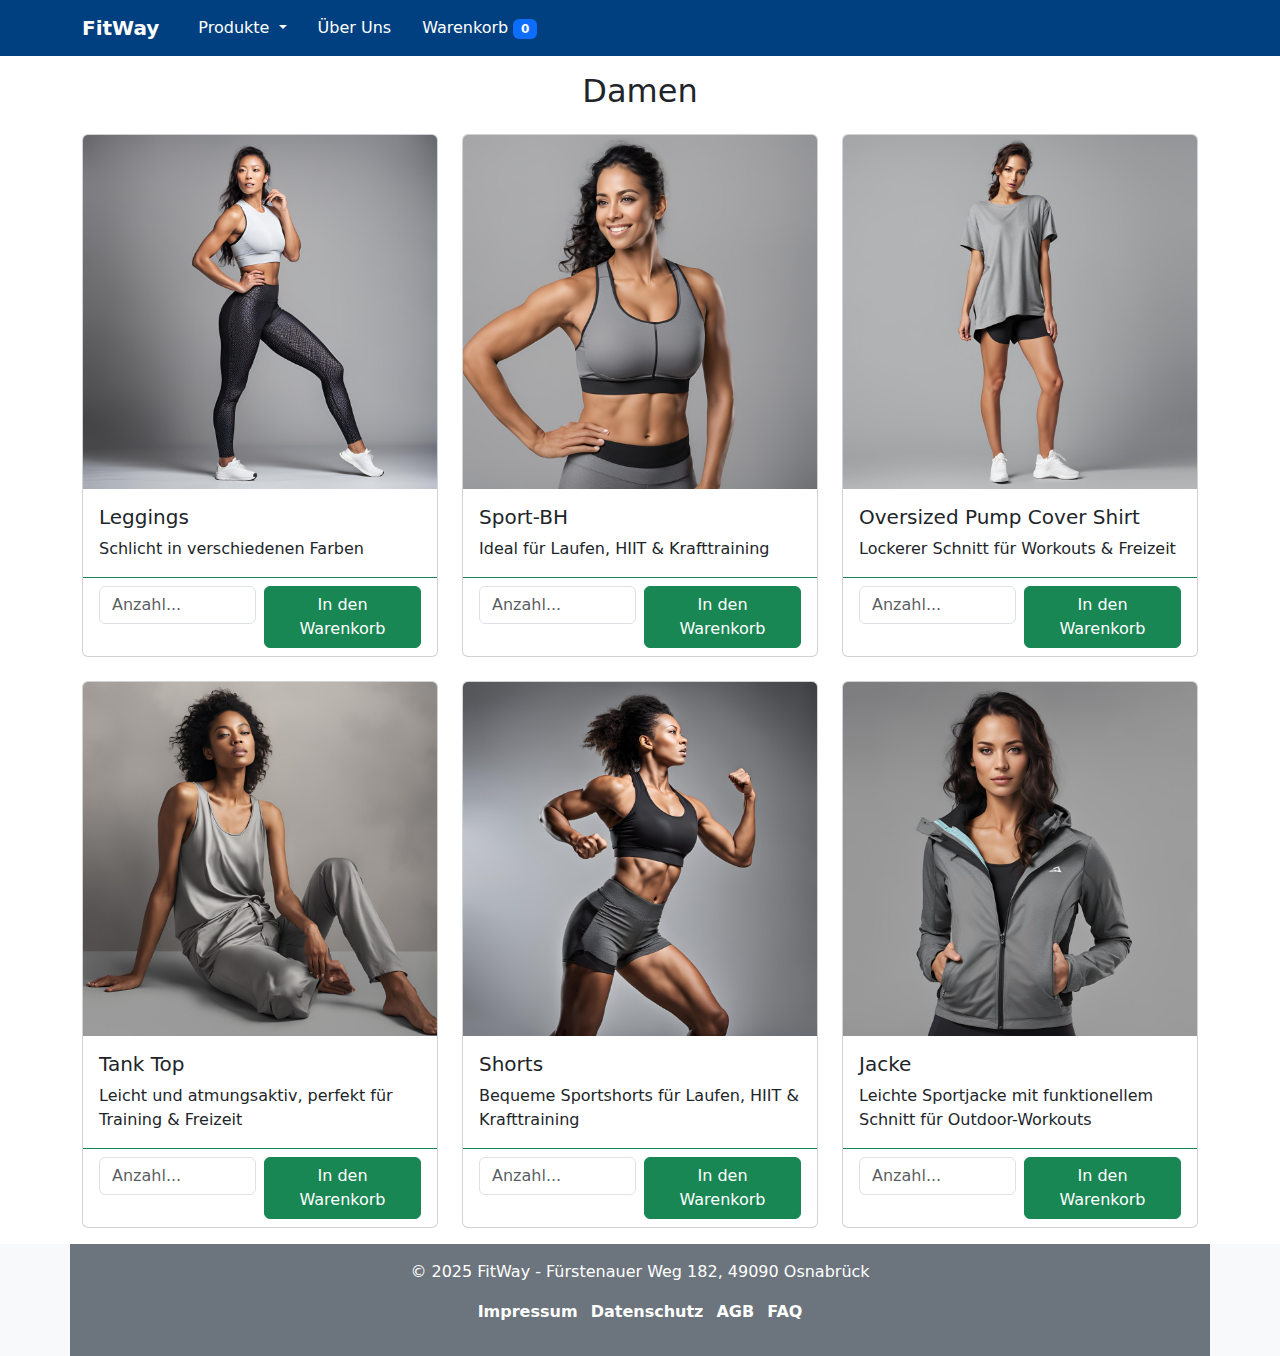
<file: produkte_damen.html>
<!doctype html>
<html lang="de">
<head>
    <meta charset="utf-8">
    <meta name="viewport" content="width=device-width, initial-scale=1">
    <title>Damen</title>
    <link href="https://cdn.jsdelivr.net/npm/bootstrap@5.3.3/dist/css/bootstrap.min.css" rel="stylesheet" integrity="sha384-QWTKZyjpPEjISv5WaRU9OFeRpok6YctnYmDr5pNlyT2bRjXh0JMhjY6hW+ALEwIH" crossorigin="anonymous">
    <link rel="stylesheet" href="css/styles.css">

</head>

<!-- Header -->
<body>
<div class="container-fluid p-0">
  <nav class="navbar navbar-expand-lg bg-body-tertiary">
      <div class="container">
          <a class="navbar-brand" href="index.html">FitWay</a>
          <button class="navbar-toggler" type="button" data-bs-toggle="collapse" data-bs-target="#navbarSupportedContent" aria-controls="navbarSupportedContent" aria-expanded="false" aria-label="Toggle navigation">
              <span class="navbar-toggler-icon"></span>
          </button>
          <div class="collapse navbar-collapse" id="navbarSupportedContent">
              <ul class="navbar-nav me-auto mb-2 mb-lg-0">
                  <li class="nav-item">
                  </li>
                  <li class="nav-item dropdown">
                      <a class="nav-link dropdown-toggle" href="" role="button" data-bs-toggle="dropdown" aria-expanded="false">
                          Produkte
                      </a>
                      <ul class="dropdown-menu">
                          <li><a class="dropdown-item" href="produkte_damen.html">Damen</a></li>
                          <li><a class="dropdown-item" href="produkte_herren.html">Herren</a></li>
                          <li><a class="dropdown-item" href="produkte_accessoires.html">Assecoires</a></li>
                          <li>
                      </ul>
                  <li class="nav-item"><a class="nav-link" href="inhalt_ueber_uns.html">Über Uns</a></li>
                  <li class="nav-item">
                      <a class="nav-link position-relative" href="warenkorb.html">Warenkorb <span class="badge text-bg-primary" id="cart_amount">0</span></a>
                  </li>
              </ul>
          </div>
      </div>
  </nav>
</div>

<!-- Hauptinhalt -->
<section class="container">
    <div class="row">
        <div class="col-12 pt-3 pb-3">
            <!-- Überschrift -->
            <h2 class="text-center mb-4">Damen</h2>
            <div class="row row-cols-1 row-cols-md-3 g-4">

                <!-- Produkt 1 -->
                <div class="col">
                    <article class="card h-100" data-id="7" data-articlenumber="2443" data-articlename="Leggings" data-price="39,99 ">
                        <img src="images/Leggings.png" class="card-img-top" alt="...">
                        <div class="card-body">
                            <h5 class="card-title">Leggings
                            </h5>
                            <p class="card-text">Schlicht in verschiedenen Farben
                            </p>
                        </div>
                        <div class="card-footer bg-transparent border-success">
                            <div class="row gx-2">
                                <div class="col-lg-6 col-sm-12 mb-2">
                                    <input type="text" class="form-control amount" placeholder="Anzahl...">
                                </div>
                                <div class="col-lg-6 col-sm-12">
                                    <button type="submit" class="btn btn-success text-center w-100 buy-button">In den Warenkorb</button>
                                </div>
                            </div>
                        </div>
                    </article>
                </div>

                <!-- Produkt 2 -->
                <div class="col">
                    <article class="card h-100" data-id="8" data-articlenumber="2444" data-articlename="Sport-BH" data-price="29,99">
                        <img src="images/Sport%20Bh.png" class="card-img-top" alt="...">
                        <div class="card-body">
                            <h5 class="card-title">Sport-BH
                            </h5>
                            <p class="card-text">Ideal für Laufen, HIIT & Krafttraining
                            </p>
                        </div>
                        <div class="card-footer bg-transparent border-success">
                            <div class="row gx-2">
                                <div class="col-lg-6 col-sm-12 mb-2">
                                    <input type="text" class="form-control amount" placeholder="Anzahl...">
                                </div>
                                <div class="col-lg-6 col-sm-12">
                                    <button type="submit" class="btn btn-success text-center w-100 buy-button">In den Warenkorb</button>
                                </div>
                            </div>
                        </div>
                    </article>
                </div>

                <!-- Produkt 3 -->
                <div class="col">
                    <article class="card h-100" data-id="9" data-articlenumber="2444" data-articlename="Oversized Pump Cover Shirt" data-price="34,99">
                        <img src="images/Tshirt%20Oversize.png" class="card-img-top" alt="...">
                        <div class="card-body">
                            <h5 class="card-title">Oversized Pump Cover Shirt
                            </h5>
                            <p class="card-text">Lockerer Schnitt für Workouts & Freizeit</p>
                        </div>
                        <div class="card-footer bg-transparent border-success">
                            <div class="row gx-2">
                                <div class="col-lg-6 col-sm-12 mb-2">
                                    <input type="text" class="form-control amount" placeholder="Anzahl...">
                                </div>
                                <div class="col-lg-6 col-sm-12">
                                    <button type="submit" class="btn btn-success text-center w-100 buy-button">In den Warenkorb</button>
                                </div>
                            </div>
                        </div>
                    </article>
                </div>

                <!-- Produkt 4 -->
                <div class="col">
                    <article class="card h-100" data-id="10" data-articlenumber="2444" data-articlename="Tank Top" data-price="19,99">
                        <img src="images/Tank%20Top.png" class="card-img-top" alt="...">
                        <div class="card-body">
                            <h5 class="card-title">Tank Top
                            </h5>
                            <p class="card-text">Leicht und atmungsaktiv, perfekt für Training & Freizeit
                            </p>
                        </div>
                        <div class="card-footer bg-transparent border-success">
                            <div class="row gx-2">
                                <div class="col-lg-6 col-sm-12 mb-2">
                                    <input type="text" class="form-control amount" placeholder="Anzahl...">
                                </div>
                                <div class="col-lg-6 col-sm-12">
                                    <button type="submit" class="btn btn-success text-center w-100 buy-button">In den Warenkorb</button>
                                </div>
                            </div>
                        </div>
                    </article>
                </div>

                <!-- Produkt 5 -->
                <div class="col">
                    <article class="card h-100" data-id="11" data-articlenumber="2444" data-articlename="Shorts" data-price="20,99">
                        <img src="images/Shorts.png" class="card-img-top" alt="...">
                        <div class="card-body">
                            <h5 class="card-title">Shorts
                            </h5>
                            <p class="card-text">Bequeme Sportshorts für Laufen, HIIT & Krafttraining
                            </p>
                        </div>
                        <div class="card-footer bg-transparent border-success">
                            <div class="row gx-2">
                                <div class="col-lg-6 col-sm-12 mb-2">
                                    <input type="text" class="form-control amount" placeholder="Anzahl...">
                                </div>
                                <div class="col-lg-6 col-sm-12">
                                    <button type="submit" class="btn btn-success text-center w-100 buy-button">In den Warenkorb</button>
                                </div>
                            </div>
                        </div>
                    </article>
                </div>

                <!-- Produkt 6 -->
                <div class="col">
                    <article class="card h-100" data-id="12" data-articlenumber="2444" data-articlename="Jacke" data-price="35,99">
                        <img src="images/Jacke.png" class="card-img-top" alt="...">
                        <div class="card-body">
                            <h5 class="card-title">Jacke
                            </h5>
                            <p class="card-text">Leichte Sportjacke mit funktionellem Schnitt für Outdoor-Workouts
                            </p>
                        </div>
                        <div class="card-footer bg-transparent border-success">
                            <div class="row gx-2">
                                <div class="col-lg-6 col-sm-12 mb-2">
                                    <input type="text" class="form-control amount" placeholder="Anzahl...">
                                </div>
                                <div class="col-lg-6 col-sm-12">
                                    <button type="submit" class="btn btn-success text-center w-100 buy-button">In den Warenkorb</button>
                                </div>
                            </div>
                        </div>
                    </article>
                </div>
            </div>
        </div>
    </div>
</section>

<!-- Footer -->
<div class="container-fluid bg-light">
  <footer class="container text-center py-3">
      <p>&copy; 2025 FitWay - Fürstenauer Weg 182, 49090 Osnabrück</p>
      <ul class="list-inline">
          <li class="list-inline-item"><a href="impressum.html">Impressum</a></li>
          <li class="list-inline-item"><a href="datenschutz.html">Datenschutz</a></li>
          <li class="list-inline-item"><a href="agb.html">AGB</a></li>
          <li class="list-inline-item"><a href="faq.html">FAQ</a></li>

      </ul>
  </footer>
</div>

<!-- Bootstrap, Animation, Partikel, Script verlinkt -->
<script src="https://cdn.jsdelivr.net/npm/bootstrap@5.3.3/dist/js/bootstrap.bundle.min.js" integrity="sha384-YvpcrYf0tY3lHB60NNkmXc5s9fDVZLESaAA55NDzOxhy9GkcIdslK1eN7N6jIeHz" crossorigin="anonymous"></script>
<script src="https://code.jquery.com/jquery-3.7.1.min.js"
        integrity="sha256-/JqT3SQfawRcv/BIHPThkBvs0OEvtFFmqPF/lYI/Cxo="
        crossorigin="anonymous"></script>
<script src="js/script.js"></script>
</body>
</html>
</file>
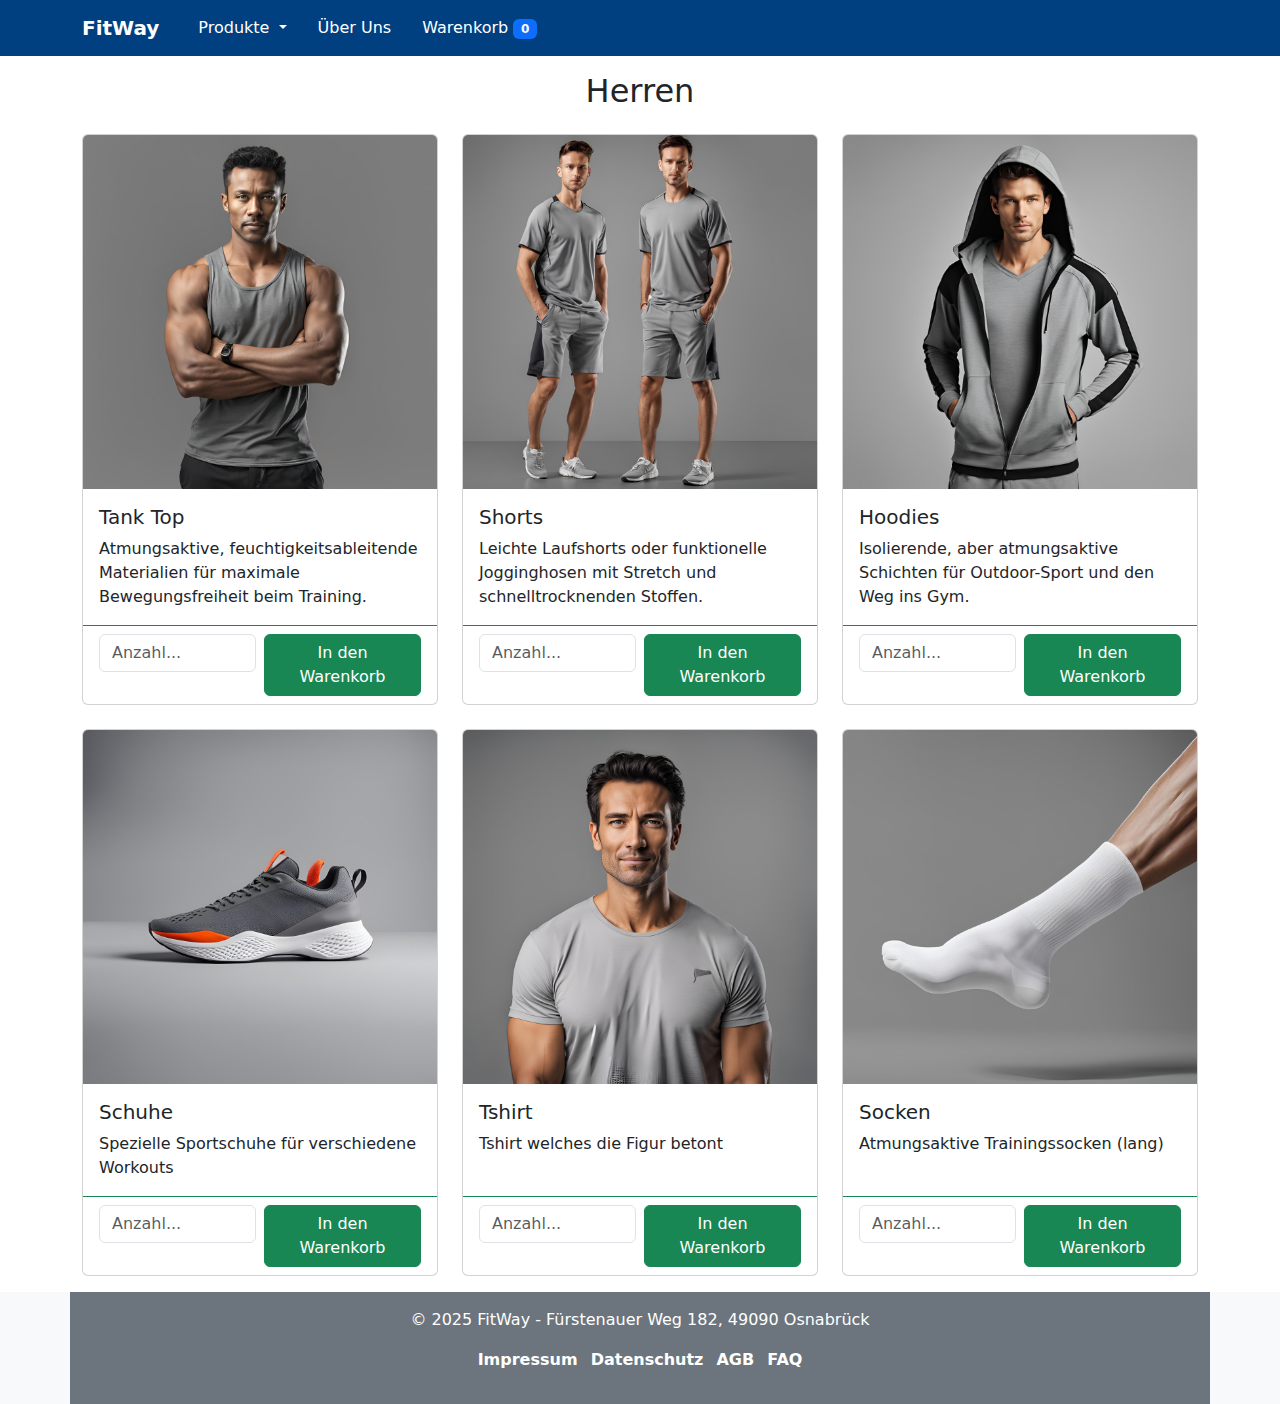
<file: produkte_herren.html>
<!doctype html>
<html lang="de">
<head>
    <meta charset="utf-8">
    <meta name="viewport" content="width=device-width, initial-scale=1">
    <title>Herren</title>
    <link href="https://cdn.jsdelivr.net/npm/bootstrap@5.3.3/dist/css/bootstrap.min.css" rel="stylesheet" integrity="sha384-QWTKZyjpPEjISv5WaRU9OFeRpok6YctnYmDr5pNlyT2bRjXh0JMhjY6hW+ALEwIH" crossorigin="anonymous">
    <link rel="stylesheet" href="css/styles.css">

</head>

<!-- Header -->
<body>
<div class="container-fluid p-0">
  <nav class="navbar navbar-expand-lg bg-body-tertiary">
      <div class="container">
          <a class="navbar-brand" href="index.html">FitWay</a>
          <button class="navbar-toggler" type="button" data-bs-toggle="collapse" data-bs-target="#navbarSupportedContent" aria-controls="navbarSupportedContent" aria-expanded="false" aria-label="Toggle navigation">
              <span class="navbar-toggler-icon"></span>
          </button>
          <div class="collapse navbar-collapse" id="navbarSupportedContent">
              <ul class="navbar-nav me-auto mb-2 mb-lg-0">
                  <li class="nav-item">
                  </li>
                  <li class="nav-item dropdown">
                      <a class="nav-link dropdown-toggle" href="" role="button" data-bs-toggle="dropdown" aria-expanded="false">
                          Produkte
                      </a>
                      <ul class="dropdown-menu">
                          <li><a class="dropdown-item" href="produkte_damen.html">Damen</a></li>
                          <li><a class="dropdown-item" href="produkte_herren.html">Herren</a></li>
                          <li><a class="dropdown-item" href="produkte_accessoires.html">Assecoires</a></li>
                          <li>
                      </ul>
                  <li class="nav-item"><a class="nav-link" href="inhalt_ueber_uns.html">Über Uns</a></li>
                  <li class="nav-item">
                      <a class="nav-link position-relative" href="warenkorb.html">Warenkorb <span class="badge text-bg-primary" id="cart_amount">0</span></a>
                  </li>
              </ul>
          </div>
      </div>
  </nav>
</div>

<!-- Hauptinhalt -->
<section class="container">
    <div class="row">
        <div class="col-12 pt-3 pb-3">
            <!-- Überschrift -->
            <h2 class="text-center mb-4">Herren</h2>
            <div class="row row-cols-1 row-cols-md-3 g-4">

                <!-- Produkt 1 -->
                <div class="col">
                    <article class="card h-100" data-id="4" data-articlenumber="2443" data-articlename="Tank Top" data-price="29.99">
                        <img src="images/TankTop%20Herren.png" class="card-img-top" alt="...">
                        <div class="card-body">
                            <h5 class="card-title">Tank Top
                            </h5>
                            <p class="card-text">Atmungsaktive, feuchtigkeitsableitende Materialien für maximale Bewegungsfreiheit beim Training.</p>
                        </div>
                        <div class="card-footer bg-transparent border-success">
                            <div class="row gx-2">
                                <div class="col-lg-6 col-sm-12 mb-2">
                                    <input type="text" class="form-control amount" placeholder="Anzahl...">
                                </div>
                                <div class="col-lg-6 col-sm-12">
                                    <button type="submit" class="btn btn-success text-center w-100 buy-button">In den Warenkorb</button>
                                </div>
                            </div>
                        </div>
                    </article>
                </div>

                <!-- Produkt 2 -->
                <div class="col">
                    <article class="card h-100" data-id="5" data-articlenumber="2444" data-articlename="Shorts" data-price="19,99">
                        <img src="images/Shorts%20Herren.png" class="card-img-top" alt="...">
                        <div class="card-body">
                            <h5 class="card-title">Shorts</h5>
                            <p class="card-text">Leichte Laufshorts oder funktionelle Jogginghosen mit Stretch und schnelltrocknenden Stoffen.</p>
                        </div>
                        <div class="card-footer bg-transparent border-success">
                            <div class="row gx-2">
                                <div class="col-lg-6 col-sm-12 mb-2">
                                    <input type="text" class="form-control amount" placeholder="Anzahl...">
                                </div>
                                <div class="col-lg-6 col-sm-12">
                                    <button type="submit" class="btn btn-success text-center w-100 buy-button">In den Warenkorb</button>
                                </div>
                            </div>
                        </div>
                    </article>
                </div>

                <!-- Produkt 3 -->
                <div class="col">
                    <article class="card h-100" data-id="6" data-articlenumber="2444" data-articlename="Hoodies" data-price="49.99">
                        <img src="images/Jacke%20Herren.png" class="card-img-top" alt="...">
                        <div class="card-body">
                            <h5 class="card-title">Hoodies</h5>
                            <p class="card-text">Isolierende, aber atmungsaktive Schichten für Outdoor-Sport und den Weg ins Gym.</p>
                        </div>
                        <div class="card-footer bg-transparent border-success">
                            <div class="row gx-2">
                                <div class="col-lg-6 col-sm-12 mb-2">
                                    <input type="text" class="form-control amount" placeholder="Anzahl...">
                                </div>
                                <div class="col-lg-6 col-sm-12">
                                    <button type="submit" class="btn btn-success text-center w-100 buy-button">In den Warenkorb</button>
                                </div>
                            </div>
                        </div>
                    </article>
                </div>

                <!-- Produkt 4 -->
                <div class="col">
                    <article class="card h-100" data-id="7" data-articlenumber="2443" data-articlename="Schuhe" data-price="69.99">
                        <img src="images/Schuhe%20Herren%20.png" class="card-img-top" alt="...">
                        <div class="card-body">
                            <h5 class="card-title">Schuhe</h5>
                            <p class="card-text">Spezielle Sportschuhe für verschiedene Workouts</p>
                        </div>
                        <div class="card-footer bg-transparent border-success">
                            <div class="row gx-2">
                                <div class="col-lg-6 col-sm-12 mb-2">
                                    <input type="text" class="form-control amount" placeholder="Anzahl...">
                                </div>
                                <div class="col-lg-6 col-sm-12">
                                    <button type="submit" class="btn btn-success text-center w-100 buy-button">In den Warenkorb</button>
                                </div>
                            </div>
                        </div>
                    </article>
                </div>

                <!-- Produkt 5 -->
                <div class="col">
                    <article class="card h-100" data-id="7" data-articlenumber="2443" data-articlename="Schuhe" data-price="69.99">
                        <img src="images/Tshirt%20herren.png" class="card-img-top" alt="...">
                        <div class="card-body">
                            <h5 class="card-title">Tshirt</h5>
                            <p class="card-text">Tshirt welches die Figur betont </p>
                        </div>
                        <div class="card-footer bg-transparent border-success">
                            <div class="row gx-2">
                                <div class="col-lg-6 col-sm-12 mb-2">
                                    <input type="text" class="form-control amount" placeholder="Anzahl...">
                                </div>
                                <div class="col-lg-6 col-sm-12">
                                    <button type="submit" class="btn btn-success text-center w-100 buy-button">In den Warenkorb</button>
                                </div>
                            </div>
                        </div>
                    </article>
                </div>

                <!-- Produkt 6 -->
                <div class="col">
                    <article class="card h-100" data-id="9" data-articlenumber="2443" data-articlename="Socken" data-price="49.99">
                        <img src="images/Socken%20Herren%20.png" class="card-img-top" alt="...">
                        <div class="card-body">
                            <h5 class="card-title">Socken
                            </h5>
                            <p class="card-text">Atmungsaktive Trainingssocken (lang) </p>
                        </div>
                        <div class="card-footer bg-transparent border-success">
                            <div class="row gx-2">
                                <div class="col-lg-6 col-sm-12 mb-2">
                                    <input type="text" class="form-control amount" placeholder="Anzahl...">
                                </div>
                                <div class="col-lg-6 col-sm-12">
                                    <button type="submit" class="btn btn-success text-center w-100 buy-button">In den Warenkorb</button>
                                </div>
                            </div>
                        </div>
                    </article>
                </div>
            </div>
        </div>
    </div>
</section>

<!-- Footer -->
<div class="container-fluid bg-light">
    <footer class="container text-center py-3">
        <p>&copy; 2025 FitWay - Fürstenauer Weg 182, 49090 Osnabrück</p>
        <ul class="list-inline">
            <li class="list-inline-item"><a href="impressum.html">Impressum</a></li>
            <li class="list-inline-item"><a href="datenschutz.html">Datenschutz</a></li>
            <li class="list-inline-item"><a href="agb.html">AGB</a></li>
            <li class="list-inline-item"><a href="faq.html">FAQ</a></li>
        </ul>
    </footer>
</div>

<!-- Bootstrap, Animation, Partikel, Script verlinkt -->
<script src="https://cdn.jsdelivr.net/npm/bootstrap@5.3.3/dist/js/bootstrap.bundle.min.js" integrity="sha384-YvpcrYf0tY3lHB60NNkmXc5s9fDVZLESaAA55NDzOxhy9GkcIdslK1eN7N6jIeHz" crossorigin="anonymous"></script>
<script src="https://code.jquery.com/jquery-3.7.1.min.js"
        integrity="sha256-/JqT3SQfawRcv/BIHPThkBvs0OEvtFFmqPF/lYI/Cxo="
        crossorigin="anonymous"></script>
<script src="js/script.js"></script>
</body>
</html>
</file>
<file: css/styles.css>
/* Zentrierte Navbar-Links */
.navbar-nav {
    gap: 15px; /* Abstand zwischen Menüpunkten */
}

/* Dropdown-Menü  */
.dropdown-menu {
    min-width: 150px;
}

/* Navigationsbar Farbe ändern */
.navbar {
    background-color: #004080 !important; /* Ändere Primärfarbe */
}
.navbar-brand {
    color: white !important;
    font-weight: bold;
}

.navbar .nav-link {
    color: white !important; /* Textfarbe */
}

.navbar .nav-link:hover {
    background-color: #002b5e !important; /* Dunklere Farbe beim Hover */
}

/* BUTTONS (z.B. Warenkorb) */
.btn-primary {
    background-color: #28A745 !important; /* Grün */
    border-color: #218838 !important;
}

.btn-primary:hover {
    background-color: #218838 !important;
}

footer {
    background-color: #6C757D !important;
    color: white;
    text-align: center;
    padding: 15px;
}


footer a {
    color: #0077CC !important; /* Linkfarbe */
}

/* Footer-Links auf weiß setzen */
footer a {
    color: white !important;
    text-decoration: none;
    font-weight: bold;
}

/* Damit Schrift beim hovern betont wird*/
footer a:hover {
    color: #D3D3D3 !important; /* Heller Grauton für Hover */
}

/* Bild auf der über uns Seite*/
#über-uns .image-container {
    display: flex;
    justify-content: center;
    align-items: center;
    margin: 0 auto;
}

#über-uns .img-fluid {
    max-width: 100%;
    height: auto;
}

/* Abstand zwischen dem Bild und dem Footer */
#über-uns .img-fluid {
    margin-bottom: 50px; /* Passt den Abstand an */
    max-width: 100%;
    height: auto;
}


/* Prompts die genutzt wurden
" Zeige mir wie ich Abstand zwischen containern erzeuge in CSS"
"Zeige mir wie ich die Schriftfarbe der Hauptelemente ändere " (Datei eingefügt)
"Zeige mir die Grundbefehle für CSS"
 */
</file>
